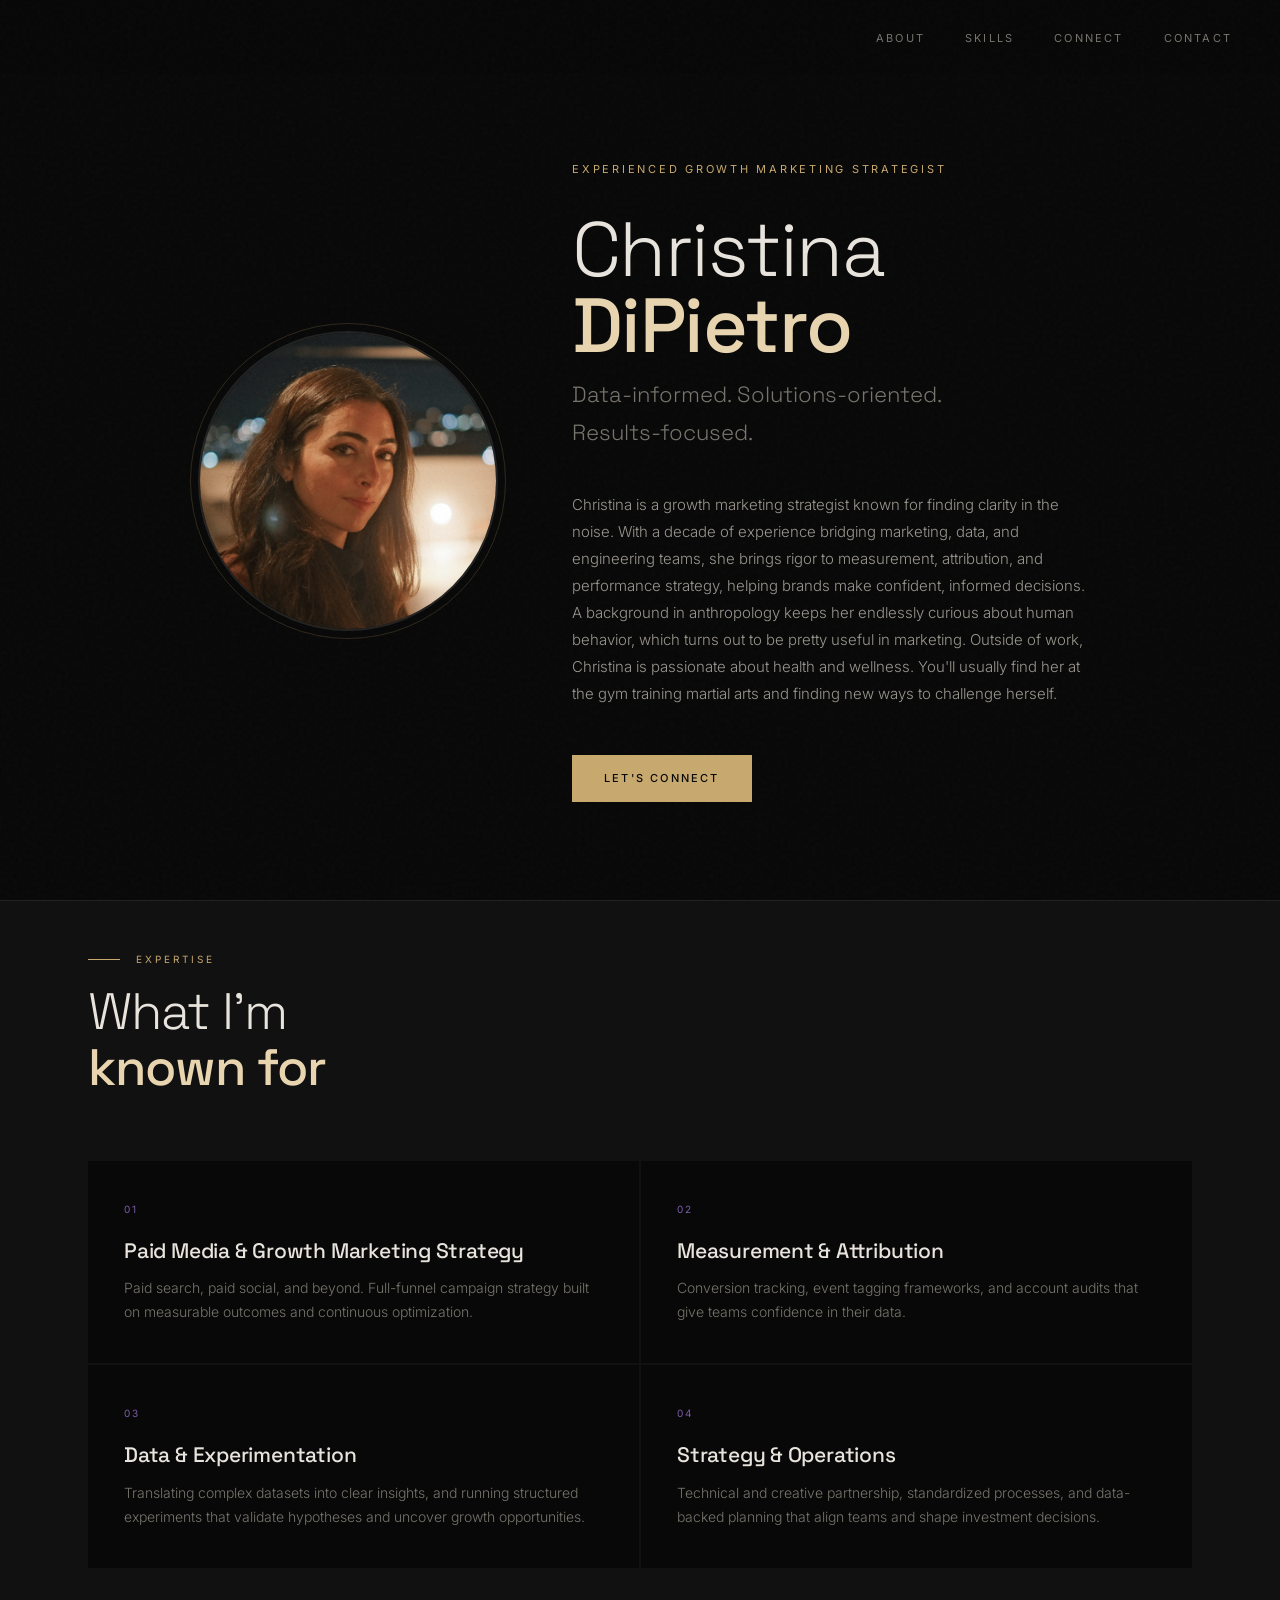
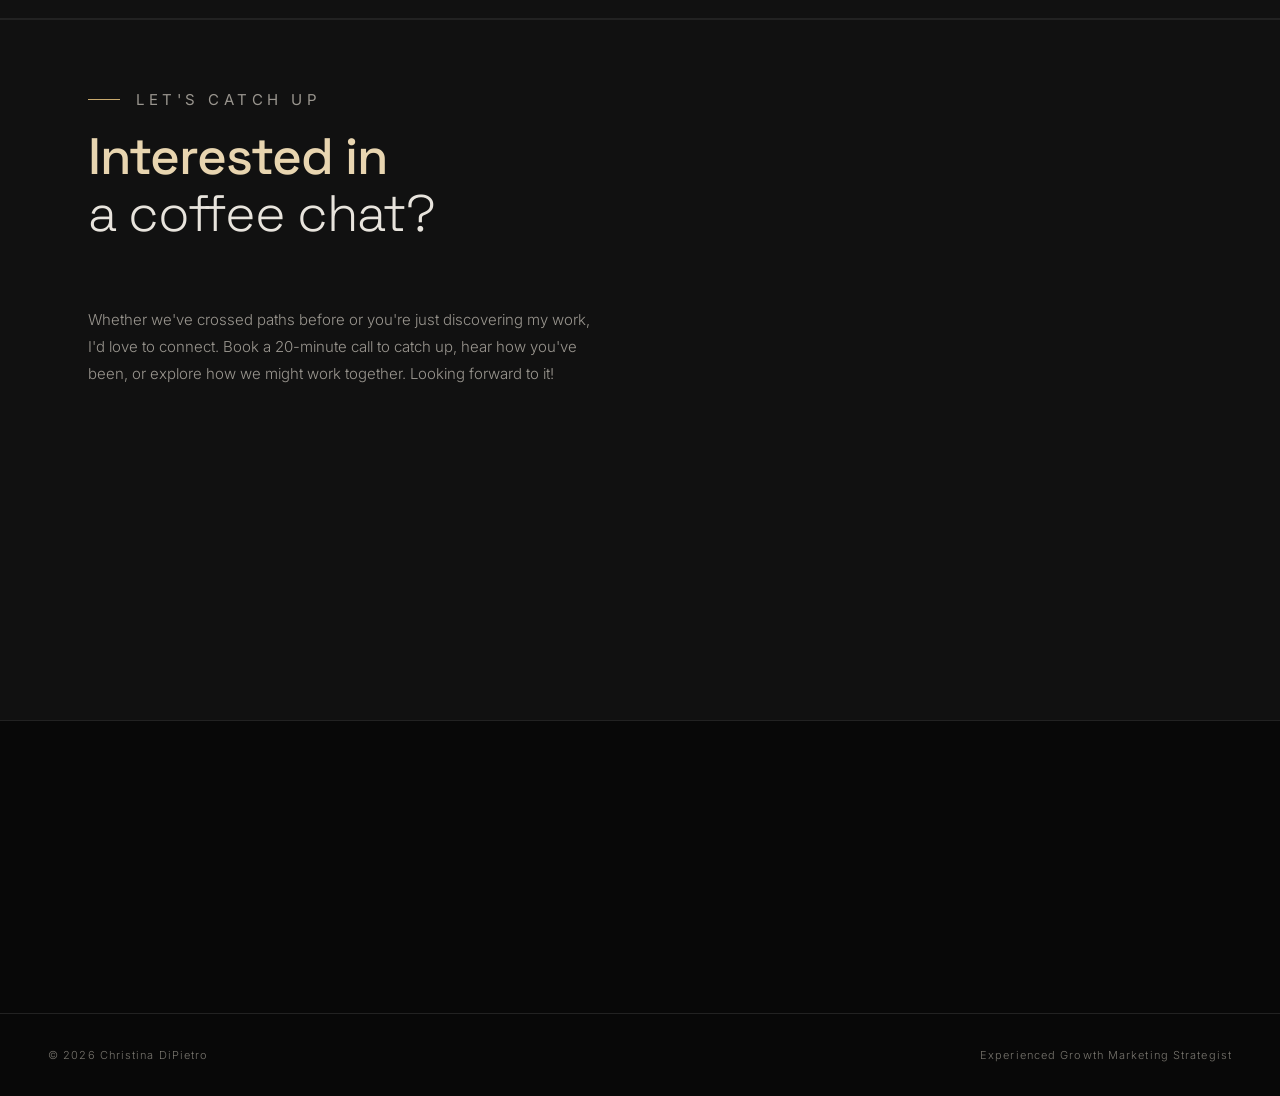
<file: index.html>
<!DOCTYPE html>
<html lang="en">
<head>

<!-- Google Tag Manager -->
<script>(function(w,d,s,l,i){w[l]=w[l]||[];w[l].push({'gtm.start':
new Date().getTime(),event:'gtm.js'});var f=d.getElementsByTagName(s)[0],
j=d.createElement(s),dl=l!='dataLayer'?'&l='+l:'';j.async=true;j.src=
'https://www.googletagmanager.com/gtm.js?id='+i+dl;f.parentNode.insertBefore(j,f);
})(window,document,'script','dataLayer','GTM-PR83GPNJ');</script>
<!-- End Google Tag Manager -->

  <meta charset="UTF-8" />
  <meta name="viewport" content="width=device-width, initial-scale=1.0"/>
 <script>
    if (window.location.hostname === 'christinadipietro.com') {
      window.location.replace('https://www.christinadipietro.com' + window.location.pathname);
    }
  </script>
  <title>Christina DiPietro</title>
  <script type="application/ld+json">
  {
    "@context": "https://schema.org",
    "@type": "Person",
    "name": "Christina DiPietro",
    "url": "https://www.christinadipietro.com",
    "image": "https://www.christinadipietro.com/images/mainphoto.jpg",
    "jobTitle": "Experienced Growth Marketing Strategist",
    "description": "Growth Marketing Strategist with 10+ years of experience in Google Ads, Meta Ads, conversion measurement and data analytics.",
    "email": "cmaria.dipietro@gmail.com",
    "sameAs": [
      "https://www.linkedin.com/in/cmdipietro/",
      "https://cmdipietro.github.io"
    ],
    "knowsAbout": [
      "Growth Marketing",
      "Google Ads",
      "Meta Ads",
      "Search Engine Marketing",
      "Data Analysis",
      "Conversion Measurement",
      "Marketing Attribution",
      "Experimentation"
    ]
  }
  </script>
<link rel="icon" type="image/x-icon" href="https://www.christinadipietro.com/favicon2.ico?v=2">
<link rel="apple-touch-icon" sizes="180x180" href="/apple-touch-icon2.png">
<link rel="icon" type="image/png" sizes="32x32" href="/favicon2-32x32.png">
<link rel="icon" type="image/png" sizes="16x16" href="/favicon2-16x16.png">
  <meta name="description" content="Growth Marketing Strategist with a decade of experience in Google Ads, Meta Ads, conversion measurement and data analytics. Available for consulting and collaboration.">
  <meta name="keywords" content="growth marketing strategist, Google Ads, Meta Ads, SEM, data analytics, conversion measurement, marketing consultant, christina dipietro">
  <link rel="canonical" href="https://www.christinadipietro.com/">

  <!-- Open Graph / Link Preview -->
  <meta property="og:title" content="Christina DiPietro — Experienced Growth Marketing Strategist">
  <meta property="og:description" content="Growth Marketing Strategist with a decade of experience turning complex data into actionable insights.">
  <meta property="og:image" content="https://cmdipietro.github.io/images/preview.jpg">
  <meta property="og:url" content="https://www.christinadipietro.com/">
  <meta property="og:type" content="website">

  <!-- Twitter/X Preview -->
  <meta name="twitter:card" content="summary_large_image">
  <meta name="twitter:title" content="Christina DiPietro — Experienced Growth Marketing Strategist">
  <meta name="twitter:description" content="Growth Marketing Strategist with a decade of experience turning complex data into actionable insights.">
  <meta name="twitter:image" content="https://cmdipietro.github.io/images/preview.jpg">

  <!-- Fonts: Space Grotesk (headings) + Inter (body) -->
  <link rel="preconnect" href="https://fonts.googleapis.com">
  <link rel="preconnect" href="https://fonts.gstatic.com" crossorigin>
  <link href="https://fonts.googleapis.com/css2?family=Space+Grotesk:wght@300;400;500&family=Inter:wght@300;400;500&display=swap" rel="stylesheet"/>
  <style>
    :root {
      --bg: #080808;
      --surface: #111111;
      --surface2: #161616;
      --border: #222222;
      --accent: #c8a96e;
      --accent2: #e8d5b0;
      --text: #e8e4dd;
      --muted: #77746d;
      --dim: #333330;
      --purple: #7B5EA7;
      --font-display: 'Space Grotesk', sans-serif;
      --font-body: 'Inter', sans-serif;
    }

    *, *::before, *::after { box-sizing: border-box; margin: 0; padding: 0; }

    html { scroll-behavior: smooth; }

    body {
      background: var(--bg);
      color: var(--text);
      font-family: var(--font-body);
      font-weight: 300;
      font-size: 15px;
      line-height: 1.7;
      overflow-x: hidden;
    }

    /* Noise overlay */
    body::before {
      content: '';
      position: fixed;
      inset: 0;
      background-image: url("data:image/svg+xml,%3Csvg viewBox='0 0 256 256' xmlns='http://www.w3.org/2000/svg'%3E%3Cfilter id='noise'%3E%3CfeTurbulence type='fractalNoise' baseFrequency='0.9' numOctaves='4' stitchTiles='stitch'/%3E%3C/filter%3E%3Crect width='100%25' height='100%25' filter='url(%23noise)' opacity='1'/%3E%3C/svg%3E");
      opacity: 0.025;
      pointer-events: none;
      z-index: 1000;
    }

    /* Nav */
    nav {
      position: fixed;
      top: 0;
      left: 0;
      right: 0;
      z-index: 100;
      padding: 24px 48px;
      display: flex;
      justify-content: flex-end;
      align-items: center;
      background: rgba(8,8,8,0.95);
    }

    .nav-links {
      display: flex;
      gap: 40px;
      list-style: none;
    }

    .nav-links a {
      color: var(--muted);
      text-decoration: none;
      font-size: 11px;
      font-weight: 400;
      letter-spacing: 0.2em;
      text-transform: uppercase;
      transition: color 0.3s ease;
    }

    .nav-links a:hover { color: var(--accent); }

    /* Hero */
    .hero {
      min-height: 100vh;
      display: block;
      position: relative;
      overflow: hidden;
    }

    .hero-left {
      padding: 160px 48px 80px;
      display: grid;
      grid-template-columns: 320px minmax(auto, 520px);
      gap: 64px;
      justify-content: center;
      align-items: center;
      position: relative;
      z-index: 2;
    }

    .hero-photo-col {
      display: flex;
      flex-direction: column;
      align-items: center;
    }

    .hero-text-col {
      display: flex;
      flex-direction: column;
    }

    .hero-photo-wrap {
      position: relative;
      width: 300px;
      height: 300px;
      flex-shrink: 0;
    }

    .hero-photo {
      width: 300px;
      height: 300px;
      border-radius: 50%;
      object-fit: cover;
      display: block;
      border: 2px solid var(--border);
      filter: grayscale(20%);
      transition: filter 0.4s ease;
    }

    .hero-photo:hover { filter: grayscale(0%); }

    .hero-photo-ring {
      position: absolute;
      inset: -8px;
      border-radius: 50%;
      border: 1px solid var(--accent);
      opacity: 0.2;
      animation: ringPulse 3s ease-in-out infinite;
    }

    @keyframes ringPulse {
      0%, 100% { opacity: 0.2; transform: scale(1); }
      50% { opacity: 0.4; transform: scale(1.03); }
    }

    .hero-tag {
      font-size: 11px;
      font-weight: 400;
      letter-spacing: 0.25em;
      text-transform: uppercase;
      color: var(--accent);
      margin-bottom: 32px;
      opacity: 0;
      animation: fadeUp 0.8s ease 0.2s forwards;
    }

    .hero-name {
      font-family: var(--font-display);
      font-size: clamp(52px, 6vw, 88px);
      font-weight: 300;
      line-height: 1.0;
      letter-spacing: -0.02em;
      color: var(--text);
      margin-bottom: 12px;
      opacity: 0;
      animation: fadeUp 0.8s ease 0.4s forwards;
    }

    .hero-name em {
      font-style: normal;
      font-weight: 500;
      color: var(--accent2);
    }

    .hero-title {
      font-family: var(--font-display);
      font-size: clamp(16px, 1.8vw, 22px);
      font-weight: 300;
      color: var(--muted);
      margin-bottom: 40px;
      opacity: 0;
      animation: fadeUp 0.8s ease 0.6s forwards;
    }

    .hero-bio {
      font-size: 15px;
      line-height: 1.8;
      color: #9a968f;
      max-width: 520px;
      margin-bottom: 48px;
      opacity: 0;
      animation: fadeUp 0.8s ease 0.8s forwards;
    }

    .hero-cta {
      display: flex;
      flex-wrap: wrap;
      gap: 16px;
      opacity: 0;
      animation: fadeUp 0.8s ease 1.0s forwards;
    }

    .btn-primary {
      padding: 14px 32px;
      background: var(--accent);
      color: var(--bg);
      text-decoration: none;
      font-size: 11px;
      font-weight: 500;
      letter-spacing: 0.2em;
      text-transform: uppercase;
      font-family: var(--font-body);
      transition: background 0.3s ease, transform 0.2s ease;
    }

    .btn-primary:hover {
      background: var(--accent2);
      transform: translateY(-2px);
    }

    .btn-secondary {
      padding: 14px 32px;
      border: 1px solid var(--border);
      color: var(--text);
      text-decoration: none;
      font-size: 11px;
      font-weight: 400;
      letter-spacing: 0.2em;
      text-transform: uppercase;
      font-family: var(--font-body);
      transition: border-color 0.3s ease, color 0.3s ease, transform 0.2s ease;
    }

    .btn-secondary:hover {
      border-color: var(--accent);
      color: var(--accent);
      transform: translateY(-2px);
    }

    /* Section base */
    section {
      position: relative;
    }

    .section-inner {
      max-width: 1200px;
      margin: 0 auto;
      padding: 50px 48px;
    }

    .section-label {
      font-size: 10px;
      font-weight: 400;
      letter-spacing: 0.3em;
      text-transform: uppercase;
      color: var(--accent);
      margin-bottom: 16px;
      display: flex;
      align-items: center;
      gap: 16px;
    }

    .section-label::before {
      content: '';
      display: block;
      width: 32px;
      height: 1px;
      background: var(--accent);
    }

    .section-title {
      font-family: var(--font-display);
      font-size: clamp(36px, 4vw, 56px);
      font-weight: 300;
      line-height: 1.1;
      letter-spacing: -0.02em;
      color: var(--text);
      margin-bottom: 64px;
    }

    .section-title em {
      font-style: normal;
      font-weight: 500;
      color: var(--accent2);
    }

    /* Skills */
    #skills {
      background: var(--surface);
      border-top: 1px solid var(--border);
      border-bottom: 1px solid var(--border);
    }

    .skills-grid {
      display: grid;
      grid-template-columns: repeat(2, 1fr);
      grid-auto-rows: 1fr;
      gap: 2px;
    }

    .skill-card {
      background: var(--bg);
      padding: 40px 36px;
      position: relative;
      overflow: hidden;
      transition: background 0.3s ease;
    }

    .skill-card::before {
      content: '';
      position: absolute;
      bottom: 0;
      left: 0;
      right: 0;
      height: 2px;
      background: var(--accent);
      transform: scaleX(0);
      transform-origin: left;
      transition: transform 0.4s ease;
    }

    .skill-card:hover::before { transform: scaleX(1); }
    .skill-card:hover { background: var(--surface2); }

    .skill-number {
      font-size: 10px;
      font-weight: 400;
      letter-spacing: 0.2em;
      color: var(--purple);
      margin-bottom: 20px;
    }

    .skill-name {
      font-family: var(--font-display);
      font-size: 21px;
      font-weight: 500;
      letter-spacing: -0.01em;
      color: var(--text);
      margin-bottom: 12px;
      line-height: 1.25;
    }

    .skill-desc {
      font-size: 14px;
      color: var(--muted);
      line-height: 1.7;
    }

    /* BLOG SWITCH: hides the nav link, hero button and Writing section.
       Delete this one line when your first post is live. */
    .blog-link { display: none !important; }

    /* Writing */
    #writing {
      background: var(--bg);
    }

    .writing-head {
      display: grid;
      grid-template-columns: 1fr 1fr;
      gap: 64px;
      align-items: end;
      margin-bottom: 48px;
    }

    .writing-head .section-title { margin-bottom: 0; }

    .writing-intro {
      font-size: 15px;
      color: #9a968f;
      line-height: 1.8;
    }

    .writing-intro .hero-cta {
      opacity: 1;
      animation: none;
      margin-top: 28px;
    }

    .posts-grid {
      display: grid;
      grid-template-columns: repeat(3, 1fr);
      gap: 2px;
      background: var(--border);
      border: 1px solid var(--border);
    }

    .post-card {
      background: var(--bg);
      padding: 32px 30px;
      text-decoration: none;
      display: flex;
      flex-direction: column;
      transition: background 0.3s ease;
    }

    .post-card:hover { background: var(--surface2); }

    .post-meta {
      font-size: 10px;
      font-weight: 400;
      letter-spacing: 0.2em;
      text-transform: uppercase;
      color: var(--accent);
      margin-bottom: 14px;
    }

    .post-title {
      font-family: var(--font-display);
      font-size: 20px;
      font-weight: 500;
      letter-spacing: -0.01em;
      line-height: 1.3;
      color: var(--text);
      margin-bottom: 10px;
    }

    .post-excerpt {
      font-size: 14px;
      color: var(--muted);
      line-height: 1.7;
    }

    .posts-empty {
      background: var(--bg);
      padding: 32px;
      font-size: 14px;
      color: var(--muted);
    }

    /* Connect / Calendly */
    #connect {
      background: var(--surface);
      border-top: 1px solid var(--border);
    }

    .connect-grid {
      display: grid;
      grid-template-columns: 1fr 1fr;
      gap: 64px;
      align-items: start;
    }

    .connect-text p {
      font-size: 15px;
      color: #9a968f;
      line-height: 1.8;
      margin-top: 16px;
    }

    /* Shrinks the Calendly widget (and its date buttons) to 85% size */
    .calendly-wrap {
      height: 600px;
      overflow: hidden;
    }

    .calendly-wrap .calendly-inline-widget {
      transform: scale(0.85);
      transform-origin: top left;
      width: 117.65%;
    }

    /* Contact */
    #contact {
      background: var(--bg);
      border-top: 1px solid var(--border);
    }

    .contact-grid {
      display: grid;
      grid-template-columns: 1fr 1fr;
      gap: 80px;
      align-items: center;
    }

    .contact-text {
      font-family: var(--font-display);
      font-size: clamp(28px, 3vw, 42px);
      font-weight: 300;
      letter-spacing: -0.02em;
      line-height: 1.25;
      color: var(--text);
    }

    .contact-text em {
      font-style: normal;
      font-weight: 500;
      color: var(--accent2);
    }

    .contact-links {
      display: flex;
      flex-direction: column;
      gap: 20px;
    }

    .contact-link {
      display: flex;
      align-items: center;
      gap: 16px;
      padding: 20px 24px;
      border: 1px solid var(--border);
      color: #ffffff;
      text-decoration: none;
      font-size: 13px;
      font-weight: 400;
      letter-spacing: 0.05em;
      transition: border-color 0.3s ease, color 0.3s ease, transform 0.2s ease;
      position: relative;
      overflow: hidden;
    }

    .contact-link::before {
      content: '';
      position: absolute;
      left: 0;
      top: 0;
      bottom: 0;
      width: 2px;
      background: var(--accent);
      transform: scaleY(0);
      transition: transform 0.3s ease;
    }

    .contact-link:hover {
      border-color: var(--accent);
      color: var(--accent);
      transform: translateX(4px);
    }

    .contact-link:hover::before { transform: scaleY(1); }

    .contact-link-icon {
      font-family: var(--font-display);
      font-size: 16px;
      font-weight: 500;
      color: var(--purple);
    }

    /* Footer */
    footer {
      padding: 32px 48px;
      border-top: 1px solid var(--border);
      display: flex;
      justify-content: space-between;
      align-items: center;
    }

    .footer-copy,
    .footer-tag {
      font-size: 11px;
      color: var(--muted);
      letter-spacing: 0.1em;
    }

    /* Scroll reveal */
    .reveal {
      opacity: 0;
      transform: translateY(24px);
      transition: opacity 0.7s ease, transform 0.7s ease;
    }

    .reveal.visible {
      opacity: 1;
      transform: translateY(0);
    }

    /* Animations */
    @keyframes fadeUp {
      from { opacity: 0; transform: translateY(20px); }
      to { opacity: 1; transform: translateY(0); }
    }

    /* Responsive */
    @media (max-width: 900px) {
      nav { display: none; }
      .hero-left {
        padding: 120px 24px 80px;
        grid-template-columns: 1fr;
        justify-items: center;
        text-align: center;
      }
      .hero-text-col { align-items: center; }
      .hero-bio { text-align: left; }
      .hero-cta { justify-content: center; }
      .section-inner { padding: 80px 24px; }
      .skills-grid { grid-template-columns: 1fr; }
      .skill-card { padding: 32px 24px; }
      .writing-head { grid-template-columns: 1fr; gap: 24px; }
      .writing-intro .hero-cta { justify-content: flex-start; }
      .posts-grid { grid-template-columns: 1fr; }
      .connect-grid { grid-template-columns: 1fr; }
      .contact-grid { grid-template-columns: 1fr; gap: 48px; }
      footer { padding: 24px; flex-direction: column; gap: 12px; text-align: center; }
    }

    @media (max-width: 420px) {
      .hero-photo-wrap, .hero-photo { width: 240px; height: 240px; }
    }
  </style>
</head>
<body>
<!-- Google Tag Manager (noscript) -->
<noscript><iframe src="https://www.googletagmanager.com/ns.html?id=GTM-PR83GPNJ"
height="0" width="0" style="display:none;visibility:hidden"></iframe></noscript>
<!-- End Google Tag Manager (noscript) -->

  <!-- Nav -->
  <nav>
    <ul class="nav-links">
      <li><a href="#about">About</a></li>
      <li><a href="#skills">Skills</a></li>
      <li class="blog-link"><a href="/blog/">Blog</a></li>
      <li><a href="#connect">Connect</a></li>
      <li><a href="#contact">Contact</a></li>
    </ul>
  </nav>

  <!-- Hero -->
  <section class="hero" id="about">
    <div class="hero-left">

      <!-- Photo column -->
      <div class="hero-photo-col">
        <div class="hero-photo-wrap" style="opacity:0;animation:fadeUp 0.8s ease 0.1s forwards">
         <img src="images/IMG_0813.webp" alt="Christina DiPietro" class="hero-photo" width="300" height="300">
          <div class="hero-photo-ring"></div>
        </div>
      </div>

      <!-- Text column -->
      <div class="hero-text-col">
        <p class="hero-tag">Experienced Growth Marketing Strategist</p>
        <h1 class="hero-name">Christina<br/><em>DiPietro</em></h1>
        <p class="hero-title">Data-informed. Solutions-oriented. <br />Results-focused.</p>
        <p class="hero-bio">
          Christina is a growth marketing strategist known for finding clarity in the noise. With a decade of experience bridging marketing, data, and engineering teams, she brings rigor to measurement, attribution, and performance strategy, helping brands make confident, informed decisions. A background in anthropology keeps her endlessly curious about human behavior, which turns out to be pretty useful in marketing. Outside of work, Christina is passionate about health and wellness. You'll usually find her at the gym training martial arts and finding new ways to challenge herself.
        </p>
        <div class="hero-cta">
          <a href="#connect" class="btn-primary">Let's Connect</a>
          <a href="/blog/" class="btn-secondary blog-link">Read the Blog</a>
        </div>
      </div>

    </div>
  </section>

  <!-- Skills -->
  <section id="skills">
    <div class="section-inner">
      <p class="section-label reveal">Expertise</p>
      <h2 class="section-title reveal">What I'm<br/><em>known for</em></h2>
      <div class="skills-grid">
        <div class="skill-card reveal">
          <p class="skill-number">01</p>
          <h3 class="skill-name">Paid Media &amp; Growth Marketing Strategy</h3>
          <p class="skill-desc">Paid search, paid social, and beyond. Full-funnel campaign strategy built on measurable outcomes and continuous optimization.</p>
        </div>
        <div class="skill-card reveal">
          <p class="skill-number">02</p>
          <h3 class="skill-name">Measurement &amp; Attribution</h3>
          <p class="skill-desc">Conversion tracking, event tagging frameworks, and account audits that give teams confidence in their data.</p>
        </div>
        <div class="skill-card reveal">
          <p class="skill-number">03</p>
          <h3 class="skill-name">Data &amp; Experimentation</h3>
          <p class="skill-desc">Translating complex datasets into clear insights, and running structured experiments that validate hypotheses and uncover growth opportunities.</p>
        </div>
        <div class="skill-card reveal">
          <p class="skill-number">04</p>
          <h3 class="skill-name">Strategy &amp; Operations</h3>
          <p class="skill-desc">Technical and creative partnership, standardized processes, and data-backed planning that align teams and shape investment decisions.</p>
        </div>
      </div>
    </div>
  </section>

  <!-- Writing / Blog -->
  <section id="writing" class="blog-link">
    <div class="section-inner">
      <div class="writing-head">
        <div>
          <p class="section-label reveal">Writing</p>
          <h2 class="section-title reveal">Notes from<br/><em>the data</em></h2>
        </div>
        <div class="writing-intro reveal">
          <p>Thoughts on growth marketing, measurement, and the human behavior behind the numbers.</p>
          <div class="hero-cta">
            <a href="/blog/" class="btn-secondary">All Posts</a>
            <a href="https://YOUR-SUBSTACK.substack.com" target="_blank" rel="noopener" class="btn-secondary">Subscribe on Substack</a>
          </div>
        </div>
      </div>

      <!--
        LATEST POSTS: when you publish a post, paste a card like this into the
        posts-grid below (newest first, up to 3), then delete the "posts-empty" line.

        <a href="/blog/your-post-slug.html" class="post-card">
          <p class="post-meta">Oct 2026 · 5 min read</p>
          <h3 class="post-title">Your post title</h3>
          <p class="post-excerpt">One or two sentences about what the post covers.</p>
        </a>
      -->
      <div class="posts-grid reveal">
        <p class="posts-empty" style="grid-column: 1 / -1;">First post coming soon.</p>
      </div>
    </div>
  </section>

  <!-- Connect / Calendly -->
  <section id="connect">
    <div class="section-inner">
      <div class="connect-grid">
        <div class="connect-text reveal">
          <p class="section-label">Let's Catch Up</p>
          <h2 class="section-title"><em>Interested in</em><br/>a coffee chat?</h2>
          <p>Whether we've crossed paths before or you're just discovering my work, I'd love to connect. Book a 20-minute call to catch up, hear how you've been, or explore how we might work together. Looking forward to it!</p>
        </div>
        <div class="calendly-wrap reveal">
          <!-- Calendly inline widget begin -->
          <div class="calendly-inline-widget" data-url="https://calendly.com/cmaria-dipietro/20min?hide_event_type_details=1&hide_gdpr_banner=1&background_color=111111&text_color=ffffff&primary_color=7B5EA7" style="min-width:320px;height:700px;"></div>
          <script type="text/javascript" src="https://assets.calendly.com/assets/external/widget.js" async></script>
          <!-- Calendly inline widget end -->
        </div>
      </div>
    </div>
  </section>

  <!-- Contact -->
  <section id="contact">
    <div class="section-inner">
      <p class="section-label reveal">Contact</p>
      <div class="contact-grid">
        <div class="reveal">
          <h2 class="contact-text">Let's explore<br/>how we can<br/><em>work together</em></h2>
        </div>
        <div class="contact-links reveal">
          <a href="https://www.linkedin.com/in/cmdipietro/" target="_blank" rel="noopener" class="contact-link">
            <span class="contact-link-icon">in</span>
            <span>LinkedIn</span>
          </a>
          <a href="mailto:cmaria.dipietro@gmail.com" class="contact-link">
            <span class="contact-link-icon">@</span>
            <span>cmaria.dipietro@gmail.com</span>
          </a>
        </div>
      </div>
    </div>
  </section>

  <!-- Footer -->
  <footer>
    <p class="footer-copy">© 2026 Christina DiPietro</p>
    <p class="footer-tag">Experienced Growth Marketing Strategist</p>
  </footer>

  <script>
    const reveals = document.querySelectorAll('.reveal');
    const observer = new IntersectionObserver((entries) => {
      entries.forEach((entry, i) => {
        if (entry.isIntersecting) {
          setTimeout(() => entry.target.classList.add('visible'), i * 80);
        }
      });
    }, { threshold: 0.1 });

    reveals.forEach(el => observer.observe(el));
  </script>
</body>
</html>
</file>
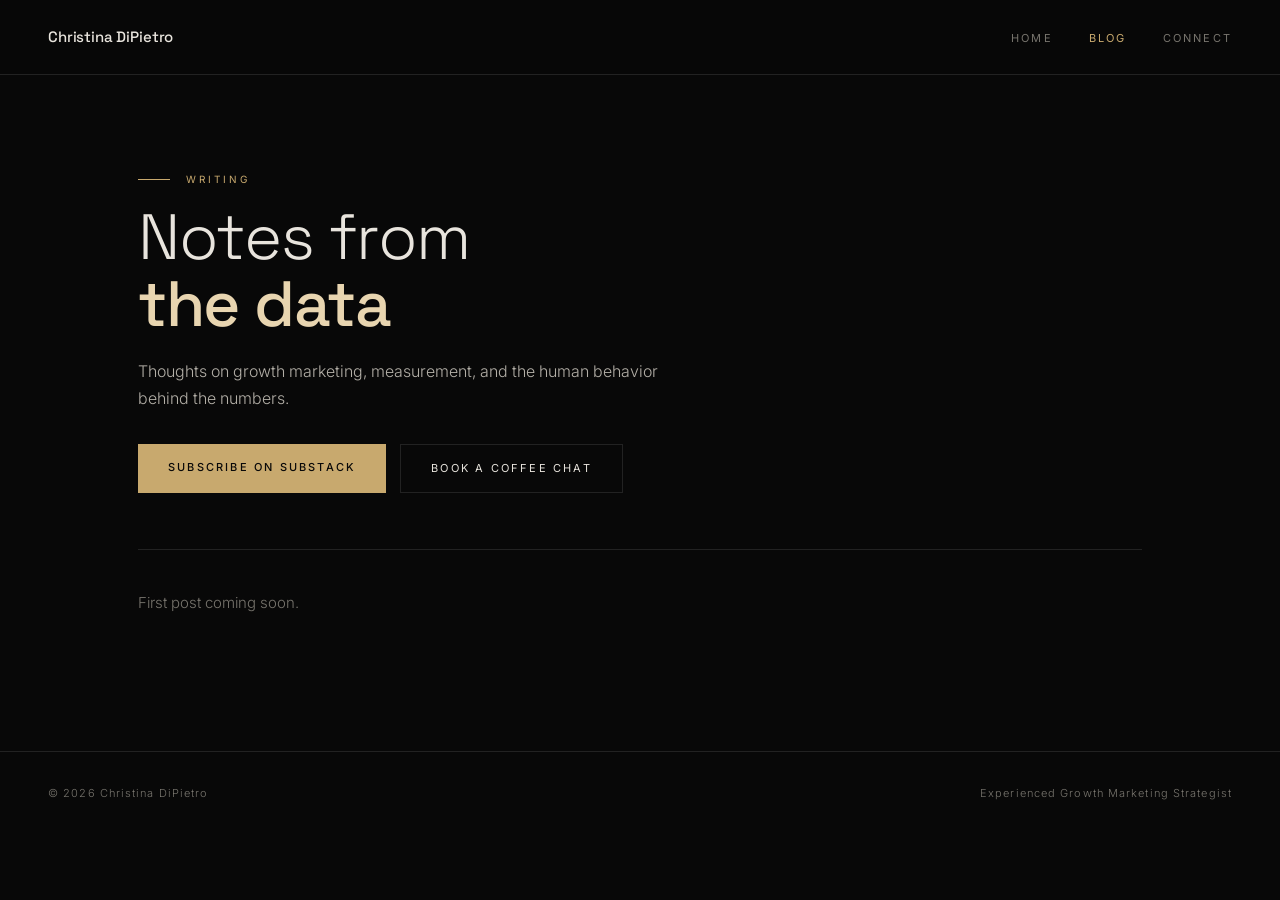
<file: blog/index.html>
<!DOCTYPE html>
<html lang="en">
<head>

<!-- Google Tag Manager -->
<script>(function(w,d,s,l,i){w[l]=w[l]||[];w[l].push({'gtm.start':
new Date().getTime(),event:'gtm.js'});var f=d.getElementsByTagName(s)[0],
j=d.createElement(s),dl=l!='dataLayer'?'&l='+l:'';j.async=true;j.src=
'https://www.googletagmanager.com/gtm.js?id='+i+dl;f.parentNode.insertBefore(j,f);
})(window,document,'script','dataLayer','GTM-PR83GPNJ');</script>
<!-- End Google Tag Manager -->

  <meta charset="UTF-8" />
  <meta name="viewport" content="width=device-width, initial-scale=1.0"/>
  <script>
    if (window.location.hostname === 'christinadipietro.com') {
      window.location.replace('https://www.christinadipietro.com' + window.location.pathname);
    }
  </script>
  <title>Blog — Christina DiPietro</title>
  <meta name="description" content="Writing by Christina DiPietro on growth marketing, measurement, attribution, and the human behavior behind the numbers.">
  <link rel="canonical" href="https://www.christinadipietro.com/blog/">

  <link rel="icon" type="image/x-icon" href="https://www.christinadipietro.com/favicon2.ico?v=2">
  <link rel="apple-touch-icon" sizes="180x180" href="/apple-touch-icon2.png">
  <link rel="icon" type="image/png" sizes="32x32" href="/favicon2-32x32.png">
  <link rel="icon" type="image/png" sizes="16x16" href="/favicon2-16x16.png">

  <!-- Open Graph / Link Preview -->
  <meta property="og:title" content="Blog — Christina DiPietro">
  <meta property="og:description" content="Notes on growth marketing, measurement, and the human behavior behind the numbers.">
  <meta property="og:image" content="https://cmdipietro.github.io/images/preview.jpg">
  <meta property="og:url" content="https://www.christinadipietro.com/blog/">
  <meta property="og:type" content="website">
  <meta name="twitter:card" content="summary_large_image">
  <meta name="twitter:title" content="Blog — Christina DiPietro">
  <meta name="twitter:description" content="Notes on growth marketing, measurement, and the human behavior behind the numbers.">
  <meta name="twitter:image" content="https://cmdipietro.github.io/images/preview.jpg">

  <link rel="preconnect" href="https://fonts.googleapis.com">
  <link rel="preconnect" href="https://fonts.gstatic.com" crossorigin>
  <link href="https://fonts.googleapis.com/css2?family=Space+Grotesk:wght@300;400;500&family=Inter:wght@300;400;500&display=swap" rel="stylesheet"/>
  <link rel="stylesheet" href="/blog/blog.css">
</head>
<body>
<!-- Google Tag Manager (noscript) -->
<noscript><iframe src="https://www.googletagmanager.com/ns.html?id=GTM-PR83GPNJ"
height="0" width="0" style="display:none;visibility:hidden"></iframe></noscript>
<!-- End Google Tag Manager (noscript) -->

  <nav>
    <a href="/" class="nav-home">Christina DiPietro</a>
    <ul class="nav-links">
      <li><a href="/">Home</a></li>
      <li><a href="/blog/" aria-current="page">Blog</a></li>
      <li><a href="/#connect">Connect</a></li>
    </ul>
  </nav>

  <main class="wrap-wide">
    <header class="blog-header">
      <p class="label">Writing</p>
      <h1 class="page-title">Notes from<br/><em>the data</em></h1>
      <p class="intro">Thoughts on growth marketing, measurement, and the human behavior behind the numbers.</p>
      <div class="actions">
        <a href="https://YOUR-SUBSTACK.substack.com" target="_blank" rel="noopener" class="btn-primary">Subscribe on Substack</a>
        <a href="/#connect" class="btn-secondary">Book a Coffee Chat</a>
      </div>
    </header>

    <!--
      POSTS: newest first. For each new post, copy this block to the top of the list
      and delete the "posts-empty" line once you have your first post.

      <a href="/blog/your-post-slug.html" class="post-row">
        <p class="post-date">Oct 14, 2026</p>
        <div>
          <h2 class="post-title">Your post title</h2>
          <p class="post-excerpt">One or two sentences about what the post covers.</p>
        </div>
      </a>
    -->
    <section class="post-list">
      <p class="posts-empty">First post coming soon.</p>
    </section>
  </main>

  <footer>
    <p>© 2026 Christina DiPietro</p>
    <p>Experienced Growth Marketing Strategist</p>
  </footer>
</body>
</html>
</file>
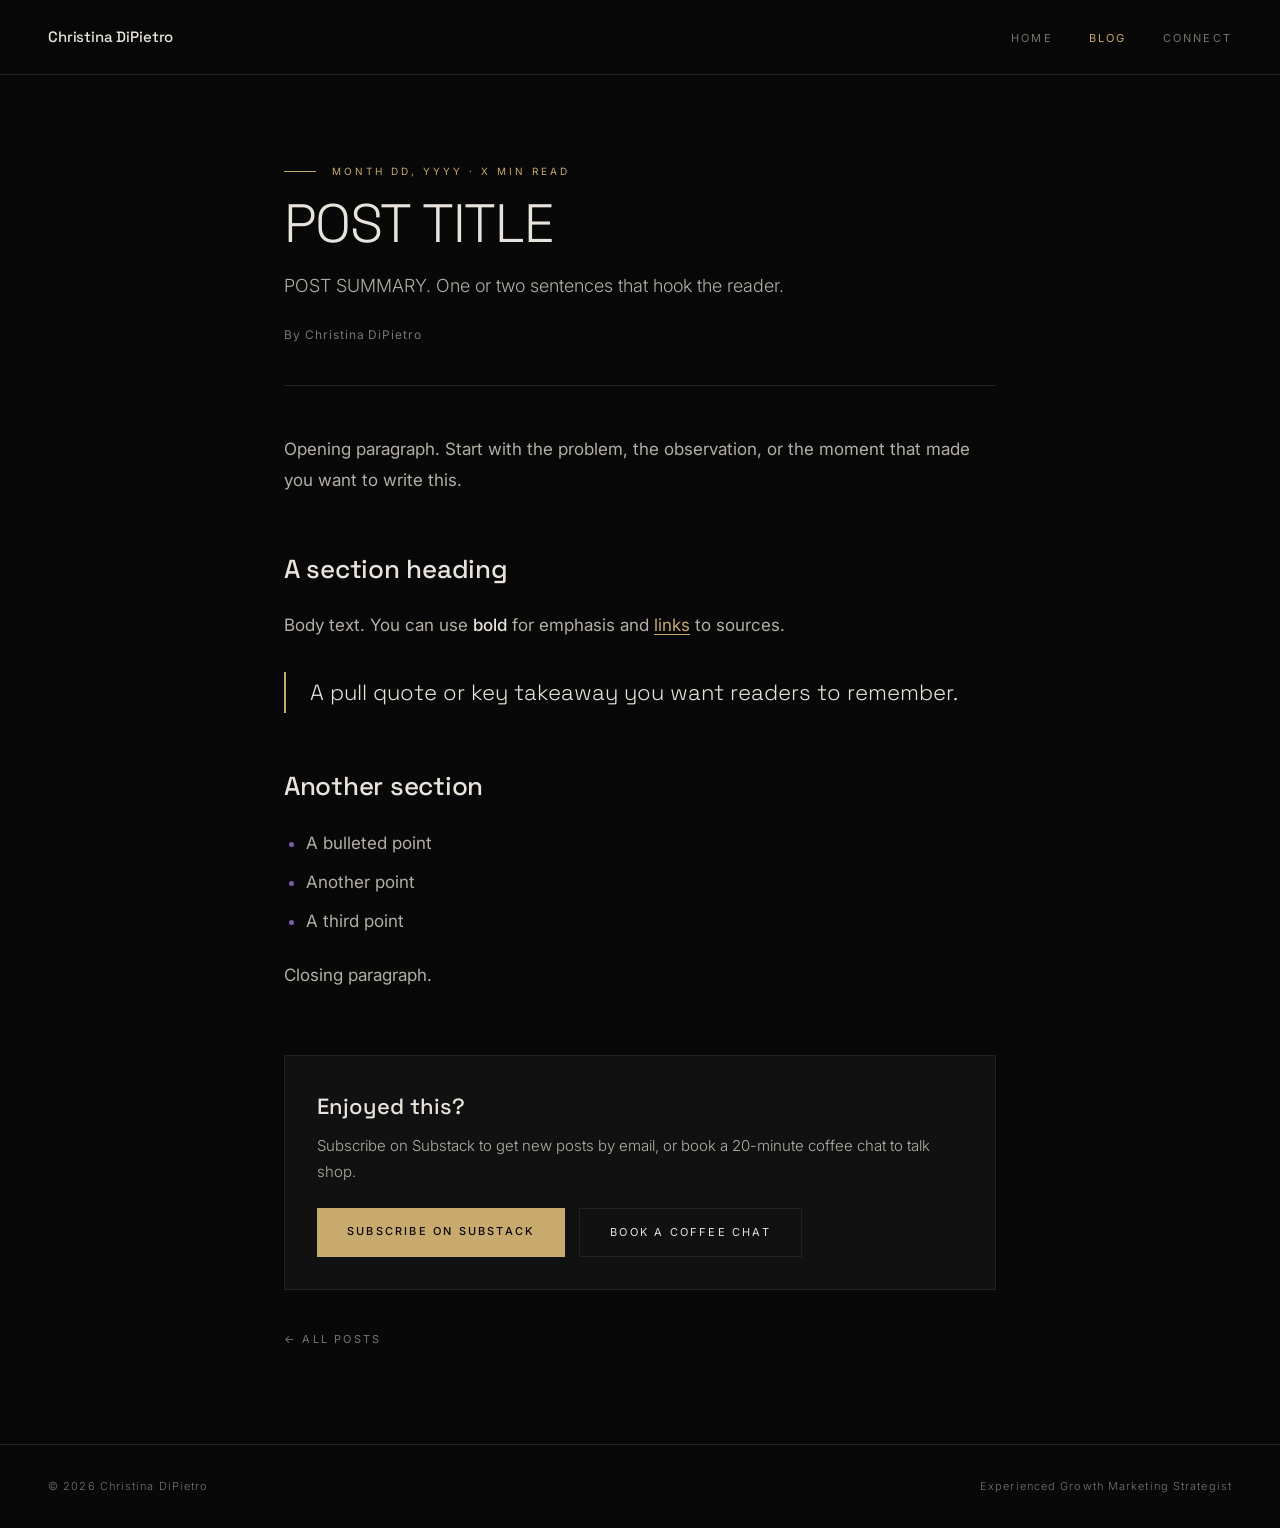
<file: blog/_post-template.html>
<!DOCTYPE html>
<!--
  ===================== HOW TO USE THIS TEMPLATE =====================
  1. Copy this file and rename the copy to your post's slug, e.g.
     blog/anthropology-and-attribution.html  (lowercase, hyphens, no spaces).
     Keep this original as-is. Because its name starts with "_", GitHub Pages
     never publishes it, so it's safe to leave in the repo.
  2. In the copy, replace every ALL-CAPS placeholder:
     POST TITLE, POST SUMMARY, POST-SLUG, YYYY-MM-DD, MONTH DD, YYYY, X min read.
  3. Write the post inside <article class="post-body">.
  4. Add the post to blog/index.html (and the homepage "Writing" cards).
  5. Commit and push. Then cross-post to Substack (see note at the bottom).
  ======================================================================
-->
<html lang="en">
<head>

<!-- Google Tag Manager -->
<script>(function(w,d,s,l,i){w[l]=w[l]||[];w[l].push({'gtm.start':
new Date().getTime(),event:'gtm.js'});var f=d.getElementsByTagName(s)[0],
j=d.createElement(s),dl=l!='dataLayer'?'&l='+l:'';j.async=true;j.src=
'https://www.googletagmanager.com/gtm.js?id='+i+dl;f.parentNode.insertBefore(j,f);
})(window,document,'script','dataLayer','GTM-PR83GPNJ');</script>
<!-- End Google Tag Manager -->

  <meta charset="UTF-8" />
  <meta name="viewport" content="width=device-width, initial-scale=1.0"/>
  <script>
    if (window.location.hostname === 'christinadipietro.com') {
      window.location.replace('https://www.christinadipietro.com' + window.location.pathname);
    }
  </script>
  <title>POST TITLE — Christina DiPietro</title>
  <meta name="description" content="POST SUMMARY (about 150 characters, shows in Google results).">
  <link rel="canonical" href="https://www.christinadipietro.com/blog/POST-SLUG.html">

  <link rel="icon" type="image/x-icon" href="https://www.christinadipietro.com/favicon2.ico?v=2">
  <link rel="apple-touch-icon" sizes="180x180" href="/apple-touch-icon2.png">
  <link rel="icon" type="image/png" sizes="32x32" href="/favicon2-32x32.png">
  <link rel="icon" type="image/png" sizes="16x16" href="/favicon2-16x16.png">

  <!-- Open Graph / Link Preview (swap the image for a post-specific one if you have it) -->
  <meta property="og:title" content="POST TITLE">
  <meta property="og:description" content="POST SUMMARY">
  <meta property="og:image" content="https://cmdipietro.github.io/images/preview.jpg">
  <meta property="og:url" content="https://www.christinadipietro.com/blog/POST-SLUG.html">
  <meta property="og:type" content="article">
  <meta property="article:published_time" content="YYYY-MM-DD">
  <meta name="twitter:card" content="summary_large_image">
  <meta name="twitter:title" content="POST TITLE">
  <meta name="twitter:description" content="POST SUMMARY">
  <meta name="twitter:image" content="https://cmdipietro.github.io/images/preview.jpg">

  <script type="application/ld+json">
  {
    "@context": "https://schema.org",
    "@type": "BlogPosting",
    "headline": "POST TITLE",
    "description": "POST SUMMARY",
    "datePublished": "YYYY-MM-DD",
    "url": "https://www.christinadipietro.com/blog/POST-SLUG.html",
    "image": "https://cmdipietro.github.io/images/preview.jpg",
    "author": {
      "@type": "Person",
      "name": "Christina DiPietro",
      "url": "https://www.christinadipietro.com"
    }
  }
  </script>

  <link rel="preconnect" href="https://fonts.googleapis.com">
  <link rel="preconnect" href="https://fonts.gstatic.com" crossorigin>
  <link href="https://fonts.googleapis.com/css2?family=Space+Grotesk:wght@300;400;500&family=Inter:wght@300;400;500&display=swap" rel="stylesheet"/>
  <link rel="stylesheet" href="/blog/blog.css">
</head>
<body>
<!-- Google Tag Manager (noscript) -->
<noscript><iframe src="https://www.googletagmanager.com/ns.html?id=GTM-PR83GPNJ"
height="0" width="0" style="display:none;visibility:hidden"></iframe></noscript>
<!-- End Google Tag Manager (noscript) -->

  <nav>
    <a href="/" class="nav-home">Christina DiPietro</a>
    <ul class="nav-links">
      <li><a href="/">Home</a></li>
      <li><a href="/blog/" aria-current="page">Blog</a></li>
      <li><a href="/#connect">Connect</a></li>
    </ul>
  </nav>

  <main class="wrap">
    <header class="post-header">
      <p class="label">MONTH DD, YYYY · X min read</p>
      <h1 class="page-title">POST TITLE</h1>
      <p class="dek">POST SUMMARY. One or two sentences that hook the reader.</p>
      <p class="post-byline">By Christina DiPietro</p>
    </header>

    <article class="post-body">
      <p>Opening paragraph. Start with the problem, the observation, or the moment that made you want to write this.</p>

      <h2>A section heading</h2>
      <p>Body text. You can use <strong>bold</strong> for emphasis and <a href="https://example.com">links</a> to sources.</p>

      <blockquote>A pull quote or key takeaway you want readers to remember.</blockquote>

      <h2>Another section</h2>
      <ul>
        <li>A bulleted point</li>
        <li>Another point</li>
        <li>A third point</li>
      </ul>

      <!-- Optional image: upload to /images and update the path
      <figure>
        <img src="/images/your-image.jpg" alt="Describe the image">
        <figcaption>Optional caption.</figcaption>
      </figure>
      -->

      <p>Closing paragraph.</p>
    </article>

    <aside class="post-footer">
      <h2>Enjoyed this?</h2>
      <p>Subscribe on Substack to get new posts by email, or book a 20-minute coffee chat to talk shop.</p>
      <div class="actions">
        <a href="https://YOUR-SUBSTACK.substack.com" target="_blank" rel="noopener" class="btn-primary">Subscribe on Substack</a>
        <a href="/#connect" class="btn-secondary">Book a Coffee Chat</a>
      </div>
    </aside>

    <a href="/blog/" class="back-link">← All posts</a>
  </main>

  <footer>
    <p>© 2026 Christina DiPietro</p>
    <p>Experienced Growth Marketing Strategist</p>
  </footer>

<!--
  SUBSTACK CROSS-POST CHECKLIST
  - Publish here first, so Google sees your site as the original.
  - Paste the post into Substack. At the top or bottom, add:
    "Originally published at christinadipietro.com" linked to this post's URL.
  - Use utm parameters on any links from Substack back to your site,
    e.g. ?utm_source=substack&utm_medium=email&utm_campaign=POST-SLUG
-->
</body>
</html>
</file>
<file: blog/blog.css>
/* Shared styles for /blog pages. Matches the homepage (Space Grotesk + Inter). */
:root {
  --bg: #080808;
  --surface: #111111;
  --surface2: #161616;
  --border: #222222;
  --accent: #c8a96e;
  --accent2: #e8d5b0;
  --text: #e8e4dd;
  --muted: #77746d;
  --body-text: #b3afa7;
  --purple: #7B5EA7;
  --font-display: 'Space Grotesk', sans-serif;
  --font-body: 'Inter', sans-serif;
}

*, *::before, *::after { box-sizing: border-box; margin: 0; padding: 0; }

html { scroll-behavior: smooth; }

body {
  background: var(--bg);
  color: var(--text);
  font-family: var(--font-body);
  font-weight: 300;
  font-size: 15px;
  line-height: 1.7;
  overflow-x: hidden;
}

/* Nav */
nav {
  position: sticky;
  top: 0;
  z-index: 100;
  padding: 24px 48px;
  display: flex;
  justify-content: space-between;
  align-items: center;
  background: rgba(8,8,8,0.95);
  border-bottom: 1px solid var(--border);
}

.nav-home {
  font-family: var(--font-display);
  font-weight: 500;
  font-size: 15px;
  letter-spacing: -0.01em;
  color: var(--text);
  text-decoration: none;
}

.nav-links { display: flex; gap: 36px; list-style: none; }

.nav-links a {
  color: var(--muted);
  text-decoration: none;
  font-size: 11px;
  font-weight: 400;
  letter-spacing: 0.2em;
  text-transform: uppercase;
  transition: color 0.3s ease;
}

.nav-links a:hover,
.nav-links a[aria-current="page"] { color: var(--accent); }

/* Shared bits */
.wrap { max-width: 760px; margin: 0 auto; padding: 0 24px; }
.wrap-wide { max-width: 1100px; margin: 0 auto; padding: 0 48px; }

.label {
  font-size: 10px;
  font-weight: 400;
  letter-spacing: 0.3em;
  text-transform: uppercase;
  color: var(--accent);
  display: flex;
  align-items: center;
  gap: 16px;
  margin-bottom: 16px;
}

.label::before { content: ''; width: 32px; height: 1px; background: var(--accent); }

.page-title {
  font-family: var(--font-display);
  font-size: clamp(38px, 5vw, 64px);
  font-weight: 300;
  letter-spacing: -0.02em;
  line-height: 1.05;
  color: var(--text);
}

.page-title em { font-style: normal; font-weight: 500; color: var(--accent2); }

.btn-primary,
.btn-secondary {
  display: inline-block;
  padding: 14px 30px;
  font-family: var(--font-body);
  font-size: 11px;
  letter-spacing: 0.2em;
  text-transform: uppercase;
  text-decoration: none;
  transition: background 0.3s ease, border-color 0.3s ease, color 0.3s ease, transform 0.2s ease;
}

.btn-primary { background: var(--accent); color: var(--bg); font-weight: 500; }
.btn-primary:hover { background: var(--accent2); transform: translateY(-2px); }

.btn-secondary { border: 1px solid var(--border); color: var(--text); font-weight: 400; }
.btn-secondary:hover { border-color: var(--accent); color: var(--accent); transform: translateY(-2px); }

/* Blog index */
.blog-header { padding: 96px 0 56px; }
.blog-header p.intro { font-size: 16px; color: var(--body-text); max-width: 560px; margin-top: 20px; }
.blog-header .actions { display: flex; flex-wrap: wrap; gap: 14px; margin-top: 32px; }

.post-list { border-top: 1px solid var(--border); margin-bottom: 96px; }

.post-row {
  display: grid;
  grid-template-columns: 160px 1fr;
  gap: 32px;
  padding: 32px 0;
  border-bottom: 1px solid var(--border);
  text-decoration: none;
  transition: background 0.3s ease;
}

.post-row:hover .post-title { color: var(--accent2); }

.post-date {
  font-size: 11px;
  font-weight: 400;
  letter-spacing: 0.15em;
  text-transform: uppercase;
  color: var(--accent);
  padding-top: 6px;
}

.post-title {
  font-family: var(--font-display);
  font-size: 24px;
  font-weight: 500;
  letter-spacing: -0.01em;
  line-height: 1.3;
  color: var(--text);
  margin-bottom: 8px;
  transition: color 0.3s ease;
}

.post-excerpt { font-size: 15px; color: var(--muted); }

.posts-empty { padding: 40px 0; color: var(--muted); font-size: 15px; }

/* Single post */
.post-header { padding: 88px 0 40px; border-bottom: 1px solid var(--border); margin-bottom: 48px; }
.post-header .page-title { font-size: clamp(34px, 4.5vw, 54px); margin-bottom: 20px; }
.post-header .dek { font-size: 18px; color: var(--body-text); line-height: 1.6; margin-bottom: 24px; }
.post-byline { font-size: 12px; font-weight: 400; letter-spacing: 0.08em; color: var(--muted); }

.post-body { font-size: 17px; font-weight: 400; line-height: 1.8; color: var(--body-text); }
.post-body > * + * { margin-top: 1.4em; }
.post-body h2 {
  font-family: var(--font-display);
  font-size: 26px;
  font-weight: 500;
  letter-spacing: -0.01em;
  line-height: 1.3;
  color: var(--text);
  margin-top: 2.2em;
}
.post-body h3 {
  font-family: var(--font-display);
  font-size: 20px;
  font-weight: 500;
  color: var(--text);
  margin-top: 1.8em;
}
.post-body strong { color: var(--text); font-weight: 500; }
.post-body a { color: var(--accent); text-underline-offset: 3px; }
.post-body a:hover { color: var(--accent2); }
.post-body ul, .post-body ol { padding-left: 1.3em; }
.post-body li + li { margin-top: 0.5em; }
.post-body li::marker { color: var(--purple); }
.post-body blockquote {
  border-left: 2px solid var(--accent);
  padding: 4px 0 4px 24px;
  font-family: var(--font-display);
  font-size: 22px;
  font-weight: 300;
  line-height: 1.5;
  color: var(--text);
}
.post-body figure img { width: 100%; height: auto; display: block; border: 1px solid var(--border); }
.post-body figcaption { font-size: 13px; color: var(--muted); margin-top: 10px; }
.post-body hr { border: none; border-top: 1px solid var(--border); margin: 2.4em 0; }
.post-body code {
  font-size: 0.88em;
  background: var(--surface2);
  border: 1px solid var(--border);
  padding: 1px 6px;
}

.post-footer {
  margin: 64px 0 0;
  padding: 32px;
  background: var(--surface);
  border: 1px solid var(--border);
}
.post-footer h2 {
  font-family: var(--font-display);
  font-size: 22px;
  font-weight: 500;
  color: var(--text);
  margin-bottom: 8px;
}
.post-footer p { color: var(--body-text); margin-bottom: 24px; }
.post-footer .actions { display: flex; flex-wrap: wrap; gap: 14px; }

.back-link {
  display: inline-block;
  margin: 40px 0 96px;
  font-size: 11px;
  font-weight: 400;
  letter-spacing: 0.2em;
  text-transform: uppercase;
  color: var(--muted);
  text-decoration: none;
}
.back-link:hover { color: var(--accent); }

/* Footer */
footer {
  padding: 32px 48px;
  border-top: 1px solid var(--border);
  display: flex;
  justify-content: space-between;
  align-items: center;
}
footer p { font-size: 11px; color: var(--muted); letter-spacing: 0.1em; }

@media (max-width: 760px) {
  nav { position: static; padding: 16px 20px; }
  .nav-links { gap: 18px; }
  .nav-links a { font-size: 10px; letter-spacing: 0.15em; }
  .wrap-wide { padding: 0 24px; }
  .blog-header { padding: 64px 0 40px; }
  .post-row { grid-template-columns: 1fr; gap: 8px; }
  .post-header { padding: 56px 0 32px; }
  .post-body { font-size: 16px; }
  .post-footer { padding: 24px 20px; }
  footer { padding: 24px; flex-direction: column; gap: 10px; text-align: center; }
}
</file>
